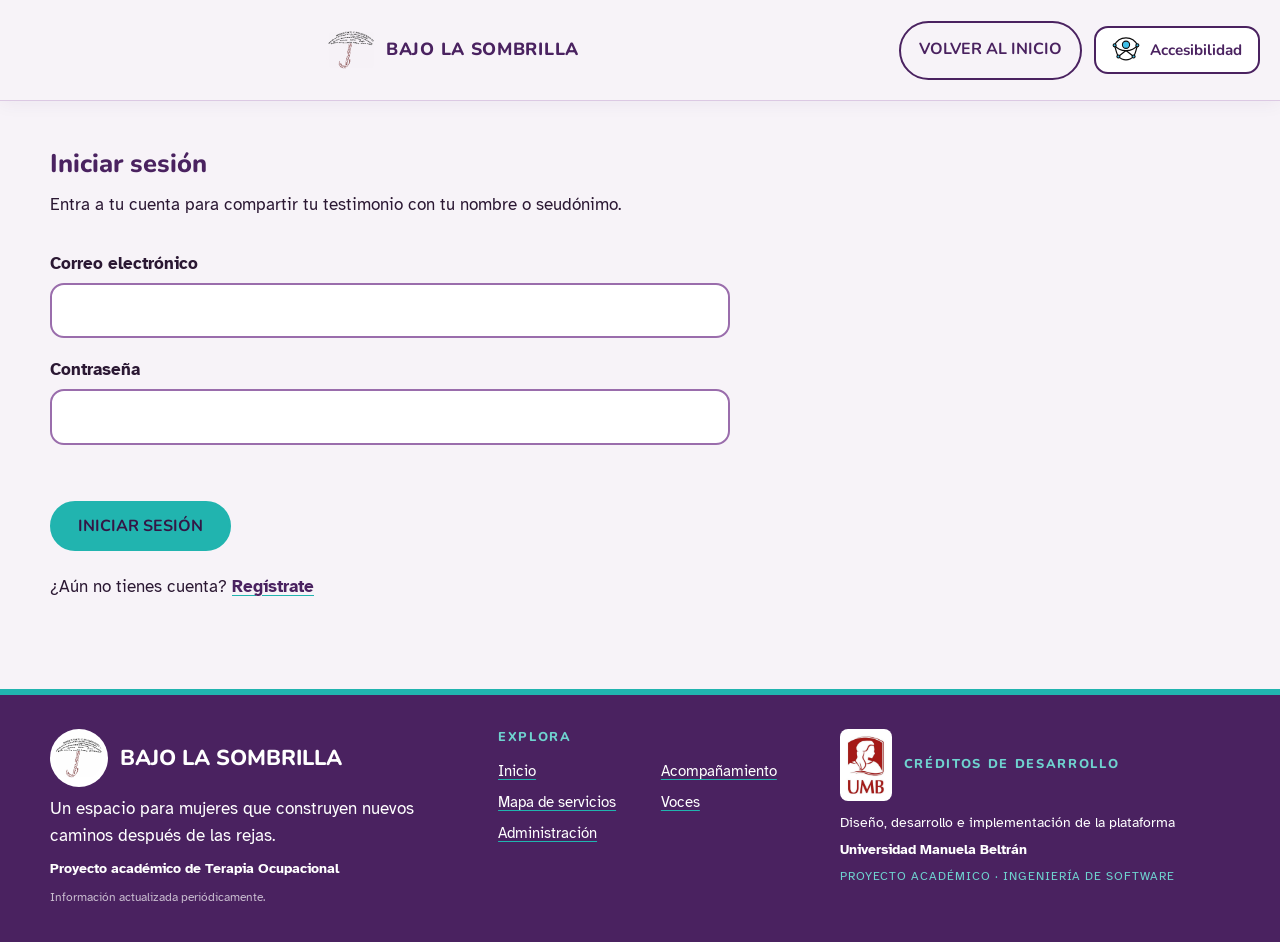
<file: login.html>
<!doctype html>
<html lang="es">
  <head>
    <meta charset="UTF-8" />

    <meta
      name="viewport"
      content="width=device-width, initial-scale=1, viewport-fit=cover"
    />
    <meta name="theme-color" content="#C4A1CC" />

    <title>Iniciar sesión · Bajo la sombrilla</title>

    <!-- Fuentes -->
    <link
      rel="stylesheet"
      href="https://fonts.googleapis.com/css2?family=Atkinson+Hyperlegible:wght@400;700&family=Nunito:wght@700;800&display=swap"
    />

    <!-- Estilos generales -->
    <link rel="stylesheet" href="style.css" />
  </head>

  <body>
    <span id="logo-desc" hidden>Logotipo de una sombrilla que representa la articulación entre el enfoque de Terapias Ocupacionales desde el Sur y el Modelo de Desempeño Ocupacional Realizante. En la cubierta de la sombrilla, dispuestos en forma de arco, se encuentran los principios del enfoque: centrado en la voz de sujetos históricamente marginados, reconocimiento de desigualdades estructurales, compromiso contextual, pensamiento crítico y situado, perspectiva decolonial, justicia, derechos humanos y saberes locales. En el mango o estructura central se representa el Modelo de Desempeño Ocupacional Realizante, con elementos relacionados con el contexto como determinante del desempeño, las experiencias significativas y los procesos ocupacionales. En la parte inferior, el diseño incorpora los propósitos de organización, integración, productividad y realización. La sombrilla simboliza la integración de estas perspectivas como fundamento para comprender el desempeño ocupacional desde una mirada crítica, contextual y centrada en las personas.</span>
    <!-- Acceso rápido al contenido -->
    <a class="skip" href="#main"> Saltar al contenido </a>

    <!-- ENCABEZADO -->
    <header>
      <div class="wrap nav">
        <a
          class="logo"
          href="index.html"
          aria-label="Bajo la sombrilla, inicio" aria-describedby="logo-desc"
        >
          <img
            class="logo-img"
            src="images/logo_3_transparente.png"
            alt="Logotipo de una sombrilla que representa la articulación entre el enfoque de Terapias Ocupacionales desde el Sur y el Modelo de Desempeño Ocupacional Realizante. En la cubierta de la sombrilla, dispuestos en forma de arco, se encuentran los principios del enfoque: centrado en la voz de sujetos históricamente marginados, reconocimiento de desigualdades estructurales, compromiso contextual, pensamiento crítico y situado, perspectiva decolonial, justicia, derechos humanos y saberes locales. En el mango o estructura central se representa el Modelo de Desempeño Ocupacional Realizante, con elementos relacionados con el contexto como determinante del desempeño, las experiencias significativas y los procesos ocupacionales. En la parte inferior, el diseño incorpora los propósitos de organización, integración, productividad y realización. La sombrilla simboliza la integración de estas perspectivas como fundamento para comprender el desempeño ocupacional desde una mirada crítica, contextual y centrada en las personas."
            title="Logotipo de una sombrilla que representa la articulación entre el enfoque de Terapias Ocupacionales desde el Sur y el Modelo de Desempeño Ocupacional Realizante. En la cubierta de la sombrilla, dispuestos en forma de arco, se encuentran los principios del enfoque: centrado en la voz de sujetos históricamente marginados, reconocimiento de desigualdades estructurales, compromiso contextual, pensamiento crítico y situado, perspectiva decolonial, justicia, derechos humanos y saberes locales. En el mango o estructura central se representa el Modelo de Desempeño Ocupacional Realizante, con elementos relacionados con el contexto como determinante del desempeño, las experiencias significativas y los procesos ocupacionales. En la parte inferior, el diseño incorpora los propósitos de organización, integración, productividad y realización. La sombrilla simboliza la integración de estas perspectivas como fundamento para comprender el desempeño ocupacional desde una mirada crítica, contextual y centrada en las personas."
            width="46"
            height="39"
          />

          BAJO LA SOMBRILLA
        </a>

        <a class="btn sm alt" href="index.html"> VOLVER AL INICIO </a>
      </div>
    </header>

    <!-- CONTENIDO PRINCIPAL -->
    <main id="main">
      <section class="auth">
        <div class="wrap">
          <h1>Iniciar sesión</h1>

          <p class="intro">
            Entra a tu cuenta para compartir tu testimonio con tu nombre o
            seudónimo.
          </p>

          <!-- FORMULARIO -->
          <form id="f" novalidate>
            <div>
              <label for="email"> Correo electrónico </label>

              <input
                type="email"
                id="email"
                name="email"
                autocomplete="email"
                aria-describedby="e"
              />
            </div>

            <div>
              <label for="pw"> Contraseña </label>

              <input
                type="password"
                id="pw"
                name="password"
                autocomplete="current-password"
                aria-describedby="e"
              />
            </div>

            <!-- Mensajes de error -->
            <div class="err" id="e" role="alert"></div>

            <div>
              <button class="btn" type="submit">INICIAR SESIÓN</button>
            </div>
          </form>

          <!-- ENLACE DE REGISTRO -->
          <p class="alt-link">
            ¿Aún no tienes cuenta?

            <a id="goReg" href="registro.html"> Regístrate </a>
          </p>
        </div>
      </section>
    </main>

    <!-- PIE DE PÁGINA -->
        <footer>
      <div class="wrap footer-grid">
        <div class="footer-brand">
          <div class="footer-brand-head">
            <img
              class="footer-logo"
              src="images/logo_3_transparente.png"
              alt="Logotipo de una sombrilla que representa la articulación entre el enfoque de Terapias Ocupacionales desde el Sur y el Modelo de Desempeño Ocupacional Realizante. En la cubierta de la sombrilla, dispuestos en forma de arco, se encuentran los principios del enfoque: centrado en la voz de sujetos históricamente marginados, reconocimiento de desigualdades estructurales, compromiso contextual, pensamiento crítico y situado, perspectiva decolonial, justicia, derechos humanos y saberes locales. En el mango o estructura central se representa el Modelo de Desempeño Ocupacional Realizante, con elementos relacionados con el contexto como determinante del desempeño, las experiencias significativas y los procesos ocupacionales. En la parte inferior, el diseño incorpora los propósitos de organización, integración, productividad y realización. La sombrilla simboliza la integración de estas perspectivas como fundamento para comprender el desempeño ocupacional desde una mirada crítica, contextual y centrada en las personas."
              title="Logotipo de una sombrilla que representa la articulación entre el enfoque de Terapias Ocupacionales desde el Sur y el Modelo de Desempeño Ocupacional Realizante. En la cubierta de la sombrilla, dispuestos en forma de arco, se encuentran los principios del enfoque: centrado en la voz de sujetos históricamente marginados, reconocimiento de desigualdades estructurales, compromiso contextual, pensamiento crítico y situado, perspectiva decolonial, justicia, derechos humanos y saberes locales. En el mango o estructura central se representa el Modelo de Desempeño Ocupacional Realizante, con elementos relacionados con el contexto como determinante del desempeño, las experiencias significativas y los procesos ocupacionales. En la parte inferior, el diseño incorpora los propósitos de organización, integración, productividad y realización. La sombrilla simboliza la integración de estas perspectivas como fundamento para comprender el desempeño ocupacional desde una mirada crítica, contextual y centrada en las personas."
              width="46"
              height="39"
            />
            <h2>BAJO LA SOMBRILLA</h2>
          </div>
          <p class="footer-tagline">
            Un espacio para mujeres que construyen nuevos caminos después de las
            rejas.
          </p>
          <p class="footer-project">
            Proyecto académico de Terapia Ocupacional
          </p>
          <p class="footer-note">Información actualizada periódicamente.</p>
        </div>

        <nav class="footer-nav" aria-label="Pie de página">
          <h3>EXPLORA</h3>
          <ul>
            <li><a href="index.html">Inicio</a></li>
            <li><a href="acompanamiento.html">Acompañamiento</a></li>
            <li><a href="mapa.html">Mapa de servicios</a></li>
            <li><a href="index.html#voces">Voces</a></li>
            <li><a href="admin.html">Administración</a></li>
          </ul>
        </nav>

        <div class="footer-credits">
          <div class="credits-head">
            <img
              class="umb-logo"
              src="images/logo_umb.png"
              alt="Universidad Manuela Beltrán"
              width="44"
              height="64"
            />
            <h3>CRÉDITOS DE DESARROLLO</h3>
          </div>
          <p>Diseño, desarrollo e implementación de la plataforma</p>
          <p class="credito-uni">Universidad Manuela Beltrán</p>
          <p class="credito-proyecto">
            PROYECTO ACADÉMICO · INGENIERÍA DE SOFTWARE
          </p>
        </div>
      </div>
    </footer>

    <!-- LÓGICA DE AUTENTICACIÓN -->
    <script src="auth.js"></script>

    <script>
      // Elementos del formulario
      const f = document.getElementById("f");
      const e = document.getElementById("e");

      const em = document.getElementById("email");
      const pw = document.getElementById("pw");
      const goReg = document.getElementById("goReg");

      // Conservar los parámetros de la URL al ir al registro
      goReg.href = "registro.html" + location.search;

      // Validar el formulario y entrar
      f.addEventListener("submit", async function (ev) {
        ev.preventDefault();

        // Limpiar errores anteriores
        [em, pw].forEach(function (campo) {
          campo.removeAttribute("aria-invalid");
        });

        e.textContent = "";

        // Validar correo electrónico
        if (!emailValido(em.value.trim())) {
          return marcarError(em, e, "Escribe un correo electrónico válido.");
        }

        // Validar contraseña
        if (!pw.value) {
          return marcarError(pw, e, "Escribe tu contraseña.");
        }

        const boton = f.querySelector('button[type="submit"]');
        boton.disabled = true;

        try {
          const datos = await api("/api/login", {
            method: "POST",
            body: {
              email: em.value.trim(),
              password: pw.value,
            },
          });

          Sesion.set(datos.usuaria);

          // Cada rol tiene su propio panel
          if (datos.usuaria.rol === "admin") {
            location.href = "admin.html";
          } else if (datos.usuaria.rol === "profesional") {
            location.href = "profesional.html";
          } else {
            // Continuar a la siguiente página
            location.href = siguiente();
          }
        } catch (err) {
          boton.disabled = false;
          e.textContent = err.status ? err.message : SIN_CONEXION;
        }
      });
    </script>

    <script src="accesibilidad.js"></script>
  </body>
</html>
</file>
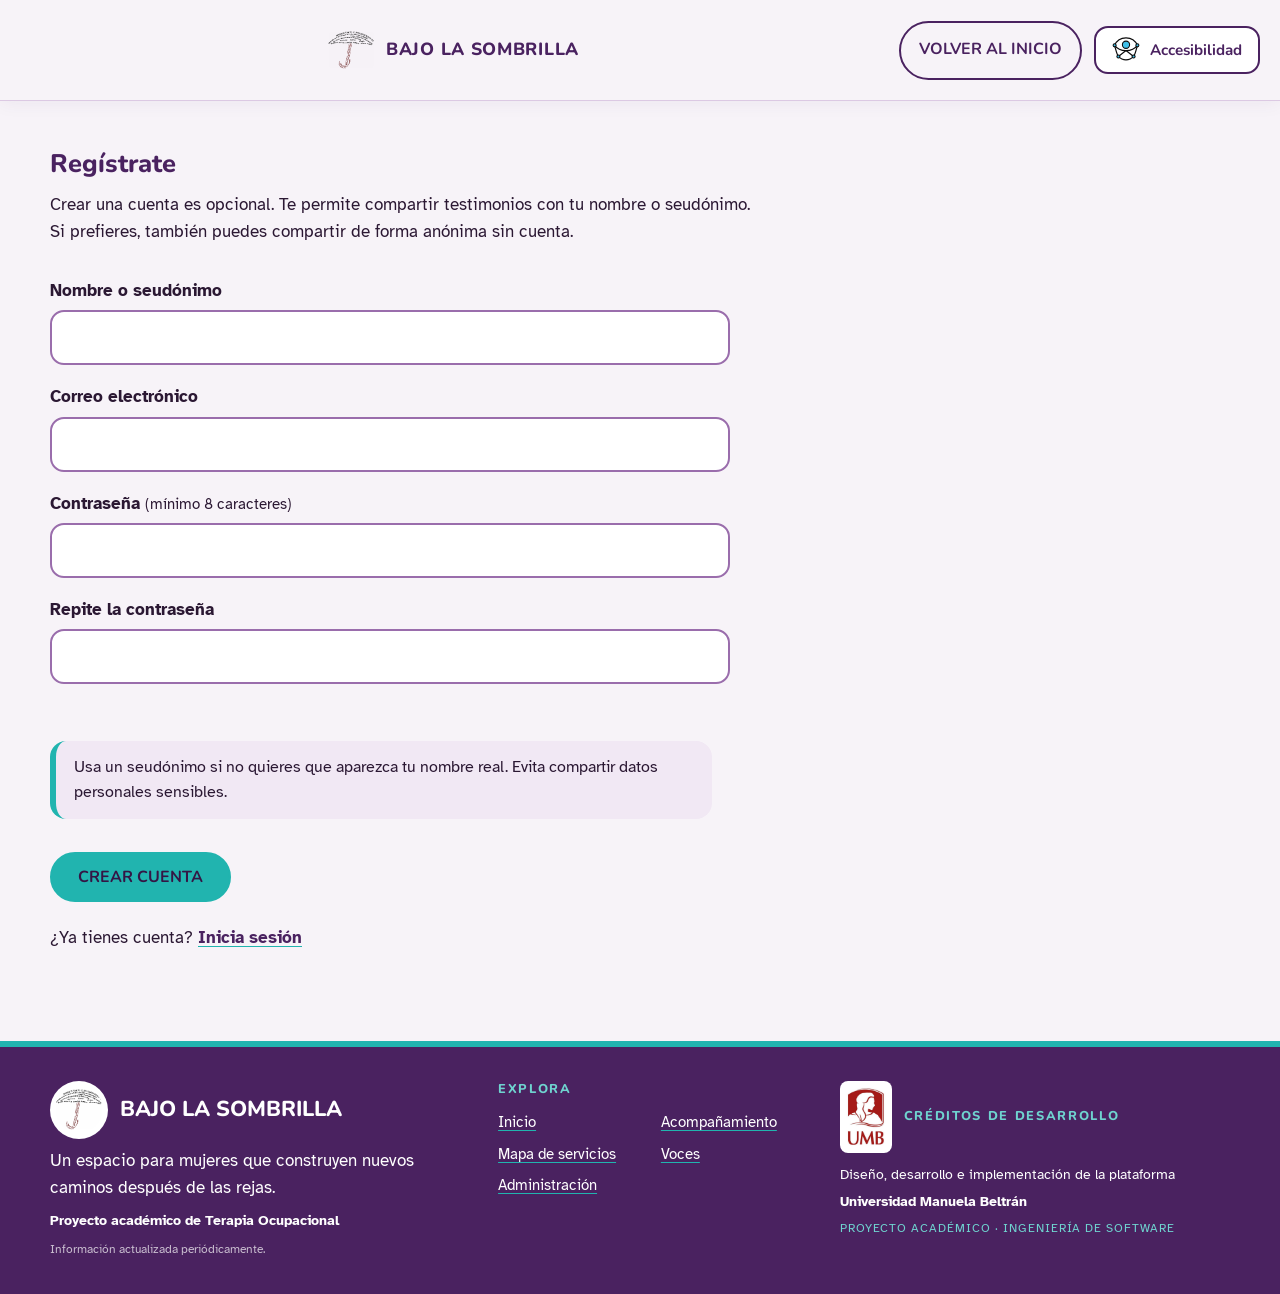
<file: registro.html>
<!doctype html>
<html lang="es">
  <head>
    <meta charset="utf-8" />
    <meta
      name="viewport"
      content="width=device-width, initial-scale=1, viewport-fit=cover"
    />
    <meta name="theme-color" content="#C4A1CC" />

    <title>Regístrate · Bajo la sombrilla</title>

    <!-- Fuentes -->
    <link
      rel="stylesheet"
      href="https://fonts.googleapis.com/css2?family=Atkinson+Hyperlegible:wght@400;700&family=Nunito:wght@700;800&display=swap"
    />

    <!-- Estilos CSS -->
    <link rel="stylesheet" href="style.css" />
  </head>

  <body>
    <span id="logo-desc" hidden>Logotipo de una sombrilla que representa la articulación entre el enfoque de Terapias Ocupacionales desde el Sur y el Modelo de Desempeño Ocupacional Realizante. En la cubierta de la sombrilla, dispuestos en forma de arco, se encuentran los principios del enfoque: centrado en la voz de sujetos históricamente marginados, reconocimiento de desigualdades estructurales, compromiso contextual, pensamiento crítico y situado, perspectiva decolonial, justicia, derechos humanos y saberes locales. En el mango o estructura central se representa el Modelo de Desempeño Ocupacional Realizante, con elementos relacionados con el contexto como determinante del desempeño, las experiencias significativas y los procesos ocupacionales. En la parte inferior, el diseño incorpora los propósitos de organización, integración, productividad y realización. La sombrilla simboliza la integración de estas perspectivas como fundamento para comprender el desempeño ocupacional desde una mirada crítica, contextual y centrada en las personas.</span>
    <!-- Enlace para accesibilidad -->
    <a class="skip" href="#main"> Saltar al contenido </a>

    <!-- Encabezado -->
    <header>
      <div class="wrap nav">
        <a
          class="logo"
          href="index.html"
          aria-label="Bajo la sombrilla, inicio" aria-describedby="logo-desc"
        >
          <img
            class="logo-img"
            src="images/logo_3_transparente.png"
            alt="Logotipo de una sombrilla que representa la articulación entre el enfoque de Terapias Ocupacionales desde el Sur y el Modelo de Desempeño Ocupacional Realizante. En la cubierta de la sombrilla, dispuestos en forma de arco, se encuentran los principios del enfoque: centrado en la voz de sujetos históricamente marginados, reconocimiento de desigualdades estructurales, compromiso contextual, pensamiento crítico y situado, perspectiva decolonial, justicia, derechos humanos y saberes locales. En el mango o estructura central se representa el Modelo de Desempeño Ocupacional Realizante, con elementos relacionados con el contexto como determinante del desempeño, las experiencias significativas y los procesos ocupacionales. En la parte inferior, el diseño incorpora los propósitos de organización, integración, productividad y realización. La sombrilla simboliza la integración de estas perspectivas como fundamento para comprender el desempeño ocupacional desde una mirada crítica, contextual y centrada en las personas."
            title="Logotipo de una sombrilla que representa la articulación entre el enfoque de Terapias Ocupacionales desde el Sur y el Modelo de Desempeño Ocupacional Realizante. En la cubierta de la sombrilla, dispuestos en forma de arco, se encuentran los principios del enfoque: centrado en la voz de sujetos históricamente marginados, reconocimiento de desigualdades estructurales, compromiso contextual, pensamiento crítico y situado, perspectiva decolonial, justicia, derechos humanos y saberes locales. En el mango o estructura central se representa el Modelo de Desempeño Ocupacional Realizante, con elementos relacionados con el contexto como determinante del desempeño, las experiencias significativas y los procesos ocupacionales. En la parte inferior, el diseño incorpora los propósitos de organización, integración, productividad y realización. La sombrilla simboliza la integración de estas perspectivas como fundamento para comprender el desempeño ocupacional desde una mirada crítica, contextual y centrada en las personas."
            width="46"
            height="39"
          />
          BAJO LA SOMBRILLA
        </a>

        <a class="btn sm alt" href="index.html"> VOLVER AL INICIO </a>
      </div>
    </header>

    <!-- Contenido principal -->
    <main id="main">
      <section class="auth">
        <div class="wrap">
          <h1>Regístrate</h1>

          <p class="intro">
            Crear una cuenta es opcional. Te permite compartir testimonios con
            tu nombre o seudónimo. Si prefieres, también puedes compartir de
            forma anónima sin cuenta.
          </p>

          <!-- Formulario de registro -->
          <form id="f" novalidate>
            <div>
              <label for="nom"> Nombre o seudónimo </label>

              <input
                type="text"
                id="nom"
                autocomplete="nickname"
                aria-describedby="e"
              />
            </div>

            <div>
              <label for="email"> Correo electrónico </label>

              <input
                type="email"
                id="email"
                autocomplete="email"
                aria-describedby="e"
              />
            </div>

            <div>
              <label for="pw">
                Contraseña
                <span class="hint"> (mínimo 8 caracteres) </span>
              </label>

              <input
                type="password"
                id="pw"
                autocomplete="new-password"
                aria-describedby="e"
              />
            </div>

            <div>
              <label for="pw2"> Repite la contraseña </label>

              <input
                type="password"
                id="pw2"
                autocomplete="new-password"
                aria-describedby="e"
              />
            </div>

            <!-- Mensajes de error -->
            <div class="err" id="e" role="alert"></div>

            <p class="notice">
              Usa un seudónimo si no quieres que aparezca tu nombre real. Evita
              compartir datos personales sensibles.
            </p>

            <div>
              <button class="btn" type="submit">CREAR CUENTA</button>
            </div>
          </form>

          <!-- Acceso para usuarios registrados -->
          <p class="alt-link">
            ¿Ya tienes cuenta?
            <a id="goLog" href="login.html"> Inicia sesión </a>
          </p>
        </div>
      </section>
    </main>

    <!-- Pie de página -->
        <footer>
      <div class="wrap footer-grid">
        <div class="footer-brand">
          <div class="footer-brand-head">
            <img
              class="footer-logo"
              src="images/logo_3_transparente.png"
              alt="Logotipo de una sombrilla que representa la articulación entre el enfoque de Terapias Ocupacionales desde el Sur y el Modelo de Desempeño Ocupacional Realizante. En la cubierta de la sombrilla, dispuestos en forma de arco, se encuentran los principios del enfoque: centrado en la voz de sujetos históricamente marginados, reconocimiento de desigualdades estructurales, compromiso contextual, pensamiento crítico y situado, perspectiva decolonial, justicia, derechos humanos y saberes locales. En el mango o estructura central se representa el Modelo de Desempeño Ocupacional Realizante, con elementos relacionados con el contexto como determinante del desempeño, las experiencias significativas y los procesos ocupacionales. En la parte inferior, el diseño incorpora los propósitos de organización, integración, productividad y realización. La sombrilla simboliza la integración de estas perspectivas como fundamento para comprender el desempeño ocupacional desde una mirada crítica, contextual y centrada en las personas."
              title="Logotipo de una sombrilla que representa la articulación entre el enfoque de Terapias Ocupacionales desde el Sur y el Modelo de Desempeño Ocupacional Realizante. En la cubierta de la sombrilla, dispuestos en forma de arco, se encuentran los principios del enfoque: centrado en la voz de sujetos históricamente marginados, reconocimiento de desigualdades estructurales, compromiso contextual, pensamiento crítico y situado, perspectiva decolonial, justicia, derechos humanos y saberes locales. En el mango o estructura central se representa el Modelo de Desempeño Ocupacional Realizante, con elementos relacionados con el contexto como determinante del desempeño, las experiencias significativas y los procesos ocupacionales. En la parte inferior, el diseño incorpora los propósitos de organización, integración, productividad y realización. La sombrilla simboliza la integración de estas perspectivas como fundamento para comprender el desempeño ocupacional desde una mirada crítica, contextual y centrada en las personas."
              width="46"
              height="39"
            />
            <h2>BAJO LA SOMBRILLA</h2>
          </div>
          <p class="footer-tagline">
            Un espacio para mujeres que construyen nuevos caminos después de las
            rejas.
          </p>
          <p class="footer-project">
            Proyecto académico de Terapia Ocupacional
          </p>
          <p class="footer-note">Información actualizada periódicamente.</p>
        </div>

        <nav class="footer-nav" aria-label="Pie de página">
          <h3>EXPLORA</h3>
          <ul>
            <li><a href="index.html">Inicio</a></li>
            <li><a href="acompanamiento.html">Acompañamiento</a></li>
            <li><a href="mapa.html">Mapa de servicios</a></li>
            <li><a href="index.html#voces">Voces</a></li>
            <li><a href="admin.html">Administración</a></li>
          </ul>
        </nav>

        <div class="footer-credits">
          <div class="credits-head">
            <img
              class="umb-logo"
              src="images/logo_umb.png"
              alt="Universidad Manuela Beltrán"
              width="44"
              height="64"
            />
            <h3>CRÉDITOS DE DESARROLLO</h3>
          </div>
          <p>Diseño, desarrollo e implementación de la plataforma</p>
          <p class="credito-uni">Universidad Manuela Beltrán</p>
          <p class="credito-proyecto">
            PROYECTO ACADÉMICO · INGENIERÍA DE SOFTWARE
          </p>
        </div>
      </div>
    </footer>

    <!-- Archivo de autenticación -->
    <script src="auth.js"></script>

    <!-- Validación del formulario -->
    <script>
      const f = document.getElementById("f");
      const e = document.getElementById("e");

      const nom = document.getElementById("nom");
      const em = document.getElementById("email");
      const pw = document.getElementById("pw");
      const pw2 = document.getElementById("pw2");

      // Conserva los parámetros de la URL al iniciar sesión.
      document.getElementById("goLog").href = "login.html" + location.search;

      f.onsubmit = async (ev) => {
        ev.preventDefault();

        // Limpiar errores anteriores.
        [nom, em, pw, pw2].forEach((campo) => {
          campo.removeAttribute("aria-invalid");
        });

        e.textContent = "";

        // Validar nombre o seudónimo.
        if (!nom.value.trim()) {
          return marcarError(nom, e, "Escribe un nombre o seudónimo.");
        }

        // Validar correo electrónico.
        if (!emailValido(em.value.trim())) {
          return marcarError(em, e, "Escribe un correo electrónico válido.");
        }

        // Validar longitud de la contraseña.
        if (pw.value.length < 8) {
          return marcarError(
            pw,
            e,
            "La contraseña debe tener al menos 8 caracteres.",
          );
        }

        // Confirmar que las contraseñas coincidan.
        if (pw.value !== pw2.value) {
          return marcarError(pw2, e, "Las contraseñas no coinciden.");
        }

        const boton = f.querySelector('button[type="submit"]');
        boton.disabled = true;

        try {
          // Crear la cuenta en el servidor.
          const datos = await api("/api/registro", {
            method: "POST",
            body: {
              nombre: nom.value.trim(),
              email: em.value.trim(),
              password: pw.value,
            },
          });

          Sesion.set(datos.usuaria);

          location.href = siguiente();
        } catch (err) {
          boton.disabled = false;
          e.textContent = err.status ? err.message : SIN_CONEXION;
        }
      };
    </script>

    <script src="accesibilidad.js"></script>
  </body>
</html>
</file>
<file: style.css>
/* ==========================================================================
   1. VARIABLES Y CONFIGURACIÓN GLOBAL
   ========================================================================== */

:root {
  /* Paleta morada · color principal */
  --morado-50: #f7f3f8;
  --morado-100: #f1e8f4;
  --morado-200: #e6d6ec;
  --morado-300: #c4a1cc;
  --morado-400: #b087be;
  --morado-500: #9a6dac;
  --morado-600: #7d4f90;
  --morado-700: #643a75;
  --morado-800: #4a2260;
  --morado-900: #341645;

  /* Paleta turquesa · botones, acentos y animaciones */
  --turquesa-50: #e6f7f6;
  --turquesa-100: #ccf0ee;
  --turquesa-300: #6fd3cf;
  --turquesa-500: #21b4af;
  --turquesa-600: #1a9691;
  --turquesa-700: #0e7a76;
  --turquesa-800: #0a5e5b;

  /* Alias de la interfaz */
  --bg: var(--morado-50);
  --card: #ffffff;
  --sand: var(--morado-100);
  --sage: var(--morado-300);
  --saged: var(--morado-700);
  --terra: var(--turquesa-500);
  --petrol: var(--morado-800);
  --sun: var(--turquesa-500);
  --ink: #2b1833;
  --line: #dcc9e3;
  --focus: var(--turquesa-700);
  --soft: var(--morado-100);
  --field: var(--morado-500);
  --chip-pendiente: var(--morado-300);
  --chip-pendiente-ink: var(--morado-900);
  --r: 22px;

  box-sizing: border-box;
  padding-top: env(safe-area-inset-top, 0px);
  padding-bottom: env(safe-area-inset-bottom, 0px);
}
:root:not([data-theme="light"]) {
  /* Modificadores de tema (reservado para modo personalizado) */
}

/* Modo de Alto Contraste */
html[data-contrast="1"] {
  --bg: #000;
  --card: #000;
  --sand: #111;
  --sage: #111;
  --saged: #ffe45c;
  --terra: #5ff5f0;
  --petrol: #8fe3ff;
  --ink: #fff;
  --line: #fff;
  --focus: #ffe45c;
  --soft: #111;
  --field: #fff;
  --chip-pendiente: #ffe45c;
  --chip-pendiente-ink: #000;
}

html {
  font-size: 100%;
  scroll-behavior: smooth;
  scroll-padding-top: calc(90px + env(safe-area-inset-top, 0px));
  height: auto;
}

body {
  margin: 0;
  background: var(--bg);
  color: var(--ink);
  font-family: "Atkinson Hyperlegible", Verdana, sans-serif;
  line-height: 1.6;
  font-size: 1.06rem;
}

/* ==========================================================================
   2. TIPOGRAFÍA Y ACCESIBILIDAD
   ========================================================================== */

h1,
h2,
h3 {
  font-family: Nunito, "Trebuchet MS", sans-serif;
  font-weight: 800;
  line-height: 1.15;
  margin: 0 0 0.5em;
  color: var(--petrol);
}

h2 {
  font-size: clamp(1.8rem, 4vw, 2.6rem);
}

h3 {
  font-size: 1.25rem;
}

p {
  margin: 0 0 1em;
  max-width: 62ch;
}

a {
  color: var(--petrol);
  text-underline-offset: 3px;
  text-decoration-color: var(--turquesa-500);
}

html[data-contrast="1"] a {
  text-decoration-color: currentColor;
}

::selection {
  background: var(--morado-300);
  color: var(--morado-900);
}

:focus-visible {
  outline: 4px solid var(--focus);
  outline-offset: 3px;
  box-shadow: 0 0 0 7px var(--ink);
}

.skip {
  position: absolute;
  left: -999px;
  top: 8px;
  background: var(--sun);
  color: #000;
  padding: 10px 16px;
  z-index: 100;
  border-radius: 10px;
}

.skip:focus {
  left: 8px;
}

/* Reducción de movimiento */
html[data-motion="0"] *,
html[data-motion="0"] *::before,
html[data-motion="0"] *::after {
  animation: none !important;
  transition: none !important;
}

@media (prefers-reduced-motion: reduce) {
  *,
  *::before,
  *::after {
    animation: none !important;
    transition: none !important;
    scroll-behavior: auto !important;
  }
}

/* Panel de Accesibilidad (#a11y) */
#a11y {
  position: static;
  right: 20px;
  top: calc(76px + env(safe-area-inset-top, 0px));
  background: var(--card);
  border: 2px solid var(--petrol);
  border-radius: var(--r);
  padding: 18px;
  width: min(320px, calc(100% - 40px));
  display: none;
  box-shadow: 0 12px 30px #0003;
}

@media (min-width: 900px) {
  #a11y {
    position: absolute;
  }
}

#a11y.open {
  display: block;
  margin: 0 auto;
}

#a11y .btn {
  width: 100%;
  margin-top: 8px;
  background: var(--card);
  color: var(--petrol);
  border-color: var(--petrol);
}

/* ==========================================================================
   3. MAQUETACIÓN Y COMPONENTES REUTILIZABLES
   ========================================================================== */

.wrap {
  max-width: 1180px;
  margin: 0 auto;
  padding: 0 20px;
}

section {
  padding: 72px 0;
}

.row {
  display: flex;
  gap: 12px;
  flex-wrap: wrap;
  margin-top: 8px;
}

.alt-bg {
  background: var(--sand);
}

.intro {
  max-width: 64ch;
  margin-bottom: 32px;
}

/* Botones */
.btn {
  display: inline-flex;
  align-items: center;
  justify-content: center;
  gap: 12px;
  min-height: 33px;
  padding: 12px 26px;
  border-radius: 999px;
  border: 2px solid var(--turquesa-500);
  background: var(--turquesa-500);
  color: var(--morado-900);
  font:
    700 1rem Nunito,
    sans-serif;
  text-decoration: none;
  cursor: pointer;
  transition:
    transform 0.15s,
    background 0.2s,
    box-shadow 0.2s,
    color 0.2s;
}

html[data-contrast="1"] .btn {
  color: #000;
  background: var(--terra);
}

.btn:hover {
  transform: translateY(-2px);
  box-shadow: 0 10px 24px #21b4af4d;
}

.btn:active {
  transform: scale(0.97);
}

.btn.alt {
  background: transparent;
  color: var(--petrol);
  border-color: var(--petrol);
}

.btn.alt:hover {
  background: var(--soft);
  box-shadow: 0 8px 20px #4a22601f;
}

.btn.sm {
  min-height: 23px;
  padding: 16px 18px;
}

.icon-btn {
  display: inline-flex;
  align-items: center;
  justify-content: center;
  gap: 10px;
  min-height: 48px;
  min-width: 123px;
  border-radius: 14px;
  border: 2px solid var(--petrol);
  background: var(--card);
  color: var(--petrol);
  font:
    700 0.95rem Nunito,
    sans-serif;
  cursor: pointer;
  padding: 0 16px;
  transition:
    background 0.2s,
    border-color 0.2s,
    transform 0.15s;
}

.a11y-icon {
  display: block;
  flex: 0 0 auto;
  width: 28px;
  height: 28px;
  color: #0b0b0b;
}

html[data-contrast="1"] .a11y-icon {
  color: #fff;
}

.icon-btn:hover {
  background: var(--soft);
  border-color: var(--turquesa-600);
  transform: translateY(-1px);
}

/* Tarjetas (Cards) y Contenedores */
.grid {
  display: grid;
  gap: 20px;
  grid-template-columns: repeat(auto-fit, minmax(270px, 1fr));
}

.card {
  background: var(--card);
  border: 2px solid var(--line);
  border-radius: var(--r);
  padding: 26px;
  transition:
    transform 0.2s,
    border-color 0.2s,
    box-shadow 0.2s;
  display: flex;
  flex-direction: column;
}

.card:hover {
  transform: translateY(-4px);
  border-color: var(--turquesa-500);
  box-shadow: 0 14px 30px #4a22601f;
}

.card p {
  margin-bottom: 0.8em;
}

.card .push {
  margin-top: auto;
}

.card-photo {
  display: block;
  width: 100%;
  height: auto;
  aspect-ratio: 4 / 3;
  object-fit: cover;
  margin-top: 10px;
  border-radius: 18px;
  background: var(--soft);
  box-shadow: 0 10px 24px #4a226017;
}

.big {
  border-radius: 36px 14px 36px 14px;
}

/* Elementos Visuales Auxiliares */
.ico {
  width: 56px;
  height: 56px;
  border-radius: 50%;
  background: var(--sage);
  box-shadow: inset 0 0 0 2px #ffffff80;
  display: grid;
  place-items: center;
  margin-bottom: 14px;
  font-size: 1.6rem;
}

.line-logo {
  display: block;
  width: 150px;
  height: 150px;
  margin: 0 auto 14px;
}

.note-card {
  background: var(--soft);
}

.note-art {
  display: block;
  width: min(100%, 200px);
  height: auto;
  margin: 0 auto 14px;
}

.note-copy {
  min-width: 0;
}

@media (min-width: 600px) {
  .note-card {
    display: grid;
    grid-template-columns: 180px minmax(0, 1fr);
    gap: 20px;
    align-items: center;
  }

  .note-card .note-art {
    width: 100%;
    max-width: 180px;
    margin: 0;
  }

  .note-card h3 {
    margin-top: 0;
  }

  .note-card p {
    margin-bottom: 0;
    max-width: 62ch;
  }
}

@media (min-width: 600px) and (max-width: 889px) {
  .note-card {
    grid-column: span 2;
  }
}

@media (min-width: 890px) and (max-width: 1179px) {
  .note-card {
    grid-column: span 3;
  }
}

@media (min-width: 1180px) {
  .note-card {
    grid-column: span 2;
  }
}

.tel.whatsapp {
  color: var(--turquesa-700);
}

.mono {
  width: 56px;
  height: 56px;
  border-radius: 16px;
  background: var(--petrol);
  color: #fff;
  display: grid;
  place-items: center;
  font:
    800 1.2rem Nunito,
    sans-serif;
  margin-bottom: 12px;
}

html[data-contrast="1"] .mono {
  color: #000;
}

.tel {
  display: inline-block;
  font:
    800 1.2rem Nunito,
    sans-serif;
  color: var(--terra);
  text-decoration: none;
  padding: 8px 0;
  min-height: 44px;
}

.tel:hover {
  text-decoration: underline;
}

/* Chips */
.chips {
  display: flex;
  flex-wrap: wrap;
  gap: 10px;
}

.chip {
  min-height: 48px;
  padding: 10px 18px;
  border-radius: 999px;
  border: 2px solid var(--saged);
  background: var(--card);
  color: var(--ink);
  font:
    700 0.98rem "Atkinson Hyperlegible",
    sans-serif;
  cursor: pointer;
  transition:
    background 0.2s,
    border-color 0.2s;
}

.chip:not([aria-pressed="true"]):hover {
  background: var(--soft);
  border-color: var(--turquesa-600);
}

.chip[aria-pressed="true"] {
  background: var(--saged);
  border-color: var(--saged);
  color: #fff;
}

html[data-contrast="1"] .chip[aria-pressed="true"] {
  color: #000;
}

/* ==========================================================================
   4. ENCABEZADO Y NAVEGACIÓN
   ========================================================================== */

:target {
  scroll-margin-top: 108px;
}

@media (max-width: 899px) {
  :target {
    scroll-margin-top: 190px;
  }
}

header {
  position: sticky;
  top: 0;
  z-index: 50;
  background: color-mix(in srgb, var(--bg) 94%, transparent);
  backdrop-filter: blur(8px);
  border-bottom: 1px solid var(--line);
  box-shadow: 0 2px 18px #4a22600f;
  padding-top: env(safe-area-inset-top, 0px);
}

/* La barra de navegación necesita algo más de ancho que el contenido */
header .wrap {
  max-width: 1540px;
}

.nav {
  display: flex;
  flex-direction: column;
  align-items: center;
  gap: 14px;
  min-height: 72px;
}

@media (min-width: 900px) {
  .nav {
    flex-direction: row;
    align-items: center;
    gap: 12px;
  }
}

.logo {
  font:
    800 1.1rem Nunito,
    sans-serif;
  letter-spacing: 0.04em;
  color: var(--petrol);
  text-decoration: none;
  display: flex;
  align-items: center;
  gap: 12px;
  margin: 0 auto;
  white-space: nowrap;
}

.logo-img {
  display: block;
  width: 70px;
  height: auto;
}

.menu {
  display: none;
  gap: 28px;
  align-items: center;
}

.menu a {
  position: relative;
  padding: 27px 12px;
  border-radius: 37px;
  text-decoration: none;
  color: var(--ink);
  font-weight: 600;
  font-size: 1rem;
  transition:
    background 0.2s,
    color 0.2s;
}

.menu a::after {
  content: "";
  position: absolute;
  left: 12px;
  right: 12px;
  bottom: 8px;
  height: 3px;
  border-radius: 999px;
  background: var(--turquesa-500);
  transform: scaleX(0);
  transform-origin: center;
  transition: transform 0.2s ease;
}

.menu a:hover,
.menu a:focus-visible {
  background: var(--soft);
  color: var(--petrol);
}

.menu a:hover::after,
.menu a:focus-visible::after {
  transform: scaleX(1);
}

/* Menú Móvil (#mm) */
#mm {
  display: none;
  flex-direction: column;
  padding: 8px 20px 20px;
  border-top: 1px solid var(--line);
}

#mm.open {
  display: flex;
}

#mm a {
  padding: 16px 8px;
  font-size: 1.2rem;
  font-weight: 700;
  text-decoration: none;
  border-bottom: 1px solid var(--line);
  color: var(--ink);
  border-radius: 10px;
}

#mm a:hover,
#mm a:focus-visible {
  background: var(--soft);
  color: var(--petrol);
}

.hide-m {
  display: none;
}

/* ==========================================================================
   5. SECCIÓN HERO (PORTADA)
   ========================================================================== */

.hero {
  position: relative;
  overflow: hidden;
  padding: 64px 0 96px;
  background:
    linear-gradient(
      90deg,
      rgba(247, 243, 248, 0.97) 0%,
      rgba(247, 243, 248, 0.93) 40%,
      rgba(247, 243, 248, 0.62) 70%,
      rgba(247, 243, 248, 0.16) 100%
    ),
    url("images/hero-mujeres.jpeg") center 32% / cover no-repeat;
}

.hero::after {
  content: "";
  position: absolute;
  right: -140px;
  bottom: -190px;
  width: 480px;
  height: 480px;
  border-radius: 50%;
  background: radial-gradient(circle, #21b4af3d, transparent 68%);
  pointer-events: none;
  animation: glow 9s ease-in-out infinite;
}

.hero > .wrap {
  position: relative;
  z-index: 1;
}

.hero .wrap {
  display: block;
}

.hero-copy {
  max-width: 820px;
}

.hero h1 {
  font-size: clamp(2.6rem, 5.5vw, 4rem);
  letter-spacing: 0.01em;
}

.sub {
  font:
    800 clamp(1.25rem, 2.6vw, 1.6rem)/1.3 Nunito,
    sans-serif;
  color: var(--saged);
  max-width: 26ch;
}

.que-es-intro {
  display: grid;
  grid-template-columns: minmax(0, 1fr) minmax(280px, 420px);
  grid-template-areas:
    "title logo"
    "text logo";
  grid-template-rows: auto 1fr;
  gap: 0 40px;
  align-items: center;
  margin-bottom: 36px;
}

.que-es-title {
  grid-area: title;
  margin-bottom: 18px;
}

.que-es-text {
  grid-area: text;
}

.que-es-text p:last-child {
  margin-bottom: 0;
}

.que-es-logo {
  grid-area: logo;
  width: 100%;
  max-width: 420px;
  height: auto;
  justify-self: end;
  align-self: center;
  filter: drop-shadow(0 14px 24px #4a22601f);
}

@media (max-width: 1100px) {
  .que-es-intro {
    grid-template-columns: minmax(0, 1fr) 320px;
    gap: 0 28px;
  }

  .que-es-logo {
    max-width: 320px;
  }
}

@media (max-width: 760px) {
  .que-es-intro {
    grid-template-columns: 1fr;
    grid-template-areas:
      "title"
      "logo"
      "text";
    gap: 0;
    margin-bottom: 30px;
  }

  .que-es-title {
    margin-bottom: 0;
  }

  .que-es-logo {
    width: min(76vw, 320px);
    max-width: 320px;
    justify-self: center;
    margin: 6px auto 22px;
  }
}

@media (max-width: 700px) {
  .hero {
    padding: 48px 0 72px;
    background:
      linear-gradient(
        180deg,
        rgba(247, 243, 248, 0.97) 0%,
        rgba(247, 243, 248, 0.9) 45%,
        rgba(247, 243, 248, 0.55) 100%
      ),
      url("images/hero-mujeres.jpeg") 52% 18% / cover no-repeat;
  }

  .hero-copy {
    max-width: 100%;
  }

  .hero .row {
    flex-direction: column;
    align-items: stretch;
  }

  .hero .row .btn {
    width: 100%;
  }
}

/* Adaptación de imágenes en Modo Alto Contraste */
html[data-contrast="1"] .hero {
  background: #000;
}

html[data-contrast="1"] .que-es-logo,
html[data-contrast="1"] .logo-img {
  background: #fff;
  border-radius: 12px;
  padding: 6px;
}

/* Animaciones */
@keyframes in {
  from {
    opacity: 0;
    transform: translateY(18px);
  }
}

@keyframes glow {
  50% {
    transform: translateY(-22px) scale(1.08);
    opacity: 0.75;
  }
}

.umb {
  transform-origin: 200px 150px;
  animation: sway 6s ease-in-out infinite;
}

@keyframes sway {
  50% {
    transform: rotate(-2.5deg);
  }
}

/* ==========================================================================
   6. SECCIÓN OCUPACIONES Y CORE
   ========================================================================== */

.occ {
  display: grid;
  gap: 24px;
}

.core {
  background: linear-gradient(155deg, var(--morado-800), var(--morado-900));
  color: #fff;
  border-radius: 50% 46% 52% 48%/48% 52% 46% 50%;
  padding: 44px 34px;
  text-align: center;
  min-height: 300px;
  display: flex;
  flex-direction: column;
  justify-content: center;
  align-items: center;
  box-shadow: 0 18px 40px #4a226033;
}

html[data-contrast="1"] .core {
  background: #000;
  border: 3px solid #fff;
}

.core h3 {
  color: var(--sun);
  font-size: 1.7rem;
  letter-spacing: 0.06em;
}

.core p {
  margin: 0 auto;
  color: #fff;
  font-size: 1.1rem;
}

.quote {
  margin-top: 40px;
  padding: 28px 32px;
  border-left: 8px solid var(--sun);
  background: var(--card);
  border-radius: 0 var(--r) var(--r) 0;
  font:
    800 clamp(1.2rem, 2.5vw, 1.6rem)/1.35 Nunito,
    sans-serif;
  color: var(--petrol);
}

/* ==========================================================================
   7. SECCIÓN RUTA Y CAMINO
   ========================================================================== */

/* Ruta estilo Línea de Tiempo */
.ruta {
  display: grid;
  gap: 22px;
  position: relative;
  list-style: none;
  padding: 0;
  margin: 0;
}

.ruta::before {
  content: "";
  position: absolute;
  left: 27px;
  top: 20px;
  bottom: 20px;
  border-left: 4px dashed var(--saged);
}

.st {
  position: relative;
  padding-left: 76px;
}

.num {
  position: absolute;
  left: 0;
  top: 0;
  width: 56px;
  height: 56px;
  border-radius: 50%;
  background: var(--sun);
  color: #000;
  display: grid;
  place-items: center;
  font:
    800 1.3rem Nunito,
    sans-serif;
  border: 3px solid var(--saged);
  box-shadow: 0 6px 16px #21b4af40;
}

.st .card ul {
  margin: 0.4em 0 1em;
  padding-left: 1.1em;
}

.st .card ul[hidden] {
  display: none;
}

/* Sección Camino */
.camino {
  position: relative;
  padding: 20px 0;
  display: grid;
  gap: 26px;
  max-width: 820px;
  margin: 0 auto;
}

.camino svg {
  position: absolute;
  inset: 0;
  width: 100%;
  height: 100%;
  z-index: 0;
}

.q {
  position: relative;
  z-index: 1;
  width: min(100%, 430px);
  text-align: left;
  padding: 20px 24px;
  border-radius: 30px;
  border: 3px solid var(--saged);
  background: var(--card);
  cursor: pointer;
  font:
    800 1.2rem/1.3 Nunito,
    sans-serif;
  color: var(--petrol);
  transition:
    transform 0.2s,
    background 0.2s;
}

.q:nth-child(odd) {
  justify-self: start;
}

.q:nth-child(even) {
  justify-self: end;
}

.q:hover {
  transform: scale(1.03);
}

.q[aria-expanded="true"] {
  background: var(--sun);
  color: #000;
  border-color: var(--ink);
}

html[data-contrast="1"] .q[aria-expanded="true"] {
  background: #000;
  color: #fff;
}

.q small {
  display: block;
  font:
    400 1rem "Atkinson Hyperlegible",
    sans-serif;
  margin-top: 8px;
}

.q small[hidden] {
  display: none;
}

/* ==========================================================================
   8. FORMULARIOS E INPUTS
   ========================================================================== */

form {
  display: grid;
  gap: 18px;
  max-width: 680px;
}

label,
legend {
  font-weight: 700;
  display: block;
  margin-bottom: 6px;
}

.hint {
  font-weight: 400;
  font-size: 0.95rem;
}

input[type="text"],
input[type="email"],
input[type="password"],
input[type="url"],
textarea,
select {
  width: 100%;
  box-sizing: border-box;
  min-height: 52px;
  padding: 12px 14px;
  border-radius: 14px;
  border: 2px solid var(--field);
  background: #fff;
  color: var(--ink);
  font: inherit;
  transition:
    border-color 0.2s,
    box-shadow 0.2s;
}

input[type="text"]:focus-visible,
input[type="email"]:focus-visible,
input[type="password"]:focus-visible,
input[type="url"]:focus-visible,
textarea:focus-visible,
select:focus-visible {
  border-color: var(--turquesa-700);
}

textarea {
  min-height: 140px;
}

fieldset {
  border: 2px solid var(--line);
  border-radius: var(--r);
  padding: 14px 18px;
}

.opts {
  display: grid;
  grid-template-columns: repeat(auto-fit, minmax(160px, 1fr));
  gap: 4px 14px;
}

.opts label {
  display: flex;
  gap: 10px;
  align-items: center;
  font-weight: 400;
  min-height: 44px;
  margin: 0;
}

.opts input {
  width: 22px;
  height: 22px;
  accent-color: var(--terra);
}

.err {
  color: var(--terra);
  font-weight: 700;
  min-height: 1.2em;
}

html[data-contrast="1"] .err {
  color: #ffb199;
}

.notice {
  background: var(--sand);
  border-left: 6px solid var(--turquesa-500);
  border-radius: 16px;
  padding: 14px 18px;
  font-size: 0.98rem;
}

#ok {
  padding: 20px;
  border: 3px solid var(--turquesa-500);
  border-radius: var(--r);
  background: var(--card);
  display: none;
}

.soon {
  border-style: dashed;
  text-align: center;
  align-items: center;
  min-height: 220px;
  justify-content: center;
  background: transparent;
}

/* ==========================================================================
   9. PIE DE PÁGINA (FOOTER) Y BARRAS FIJAS
   ========================================================================== */

footer {
  background: var(--petrol);
  border-top: 6px solid var(--turquesa-500);
  color: #fff;
  padding: 34px 0 calc(96px + env(safe-area-inset-bottom, 0px));
}

html[data-contrast="1"] footer {
  background: #000;
  border-top: 3px solid #fff;
}

footer a {
  color: #fff;
}

footer h2 {
  color: #fff;
  font-size: 1.35rem;
  margin: 0;
}

.footer-grid {
  display: grid;
  grid-template-columns: minmax(0, 1.15fr) minmax(0, 0.85fr) minmax(0, 1.1fr);
  gap: 26px 40px;
  align-items: start;
}

.footer-brand-head {
  display: flex;
  align-items: center;
  gap: 12px;
}

.footer-logo {
  width: 48px;
  height: 48px;
  flex: 0 0 auto;
  object-fit: contain;
  background: #fff;
  border-radius: 50%;
  padding: 5px;
}

.footer-brand p {
  margin: 8px 0 0;
}

.footer-tagline {
  max-width: 34ch;
}

.footer-project {
  font-size: 0.9rem;
  font-weight: 800;
}

.footer-note {
  font-size: 0.78rem;
  color: #ffffffb3;
}

.footer-nav h3,
.footer-credits h3 {
  margin: 0 0 10px;
  font-size: 0.8rem;
  line-height: 1.4;
  letter-spacing: 0.13em;
  color: var(--turquesa-300);
}

.footer-nav ul {
  list-style: none;
  padding: 0;
  margin: 0;
  display: grid;
  grid-template-columns: repeat(2, minmax(0, 1fr));
  gap: 2px 24px;
}

.footer-nav li a {
  display: inline-block;
  padding: 5px 0;
  font-size: 0.92rem;
  line-height: 1.3;
}

.footer-nav li a:hover {
  color: var(--turquesa-300);
}

.footer-credits {
  max-width: 38ch;
}

.credits-head {
  display: flex;
  align-items: center;
  gap: 12px;
  margin-bottom: 10px;
}

.credits-head h3 {
  margin: 0;
}

.umb-logo {
  width: 44px;
  height: 64px;
  flex: 0 0 auto;
  object-fit: contain;
  background: #fff;
  border-radius: 8px;
  padding: 4px;
}

.footer-credits p {
  margin: 0;
  color: #fff;
  font-size: 0.9rem;
}

.footer-credits .credito-uni {
  margin-top: 4px;
  font-weight: 800;
}

.footer-credits .credito-proyecto {
  margin-top: 6px;
  font-size: 0.75rem;
  letter-spacing: 0.08em;
  color: var(--turquesa-300);
}

@media (max-width: 900px) {
  .footer-grid {
    grid-template-columns: minmax(0, 1fr) minmax(0, 1fr);
    gap: 24px 28px;
  }

  .footer-brand {
    grid-column: 1 / -1;
  }
}

@media (max-width: 640px) {
  footer {
    padding-top: 30px;
  }

  .footer-grid {
    grid-template-columns: 1fr;
    gap: 22px;
  }

  .footer-nav ul {
    gap: 2px 18px;
  }
}

/* Barra inferior de navegación móvil */
.bar {
  position: fixed;
  left: 0;
  right: 0;
  bottom: 0;
  z-index: 60;
  display: flex;
  gap: 10px;
  padding: 10px 14px calc(10px + env(safe-area-inset-bottom, 0px));
  background: var(--bg);
  border-top: 2px solid var(--line);
}

.bar .btn {
  flex: 1 1 auto;
  padding-inline: 14px;
  white-space: nowrap;
}

.bar .btn:last-child {
  flex: 0 0 auto;
}

/* ==========================================================================
   10. MEDIA QUERIES (ADAPTACIÓN Y RESPONSIVE)
   ========================================================================== */

@media (min-width: 900px) {
  .occ {
    grid-template-columns: 1fr 1.1fr;
    align-items: center;
  }
}

@media (min-width: 1180px) {
  .bar {
    display: none !important;
  }

  footer {
    padding-bottom: 34px;
  }

  /* Ajuste de ruta a diseño horizontal */
  .ruta {
    grid-template-columns: repeat(4, 1fr);
    gap: 18px;
  }

  .ruta::before {
    left: 5%;
    right: 5%;
    top: 27px;
    bottom: auto;
    border-left: 0;
    border-top: 4px dashed var(--saged);
  }

  .st {
    padding: 70px 0 0;
  }

  .num {
    left: 24px;
  }
}

/* El menú horizontal necesita más ancho para no cortar los botones */
@media (min-width: 1620px) {
  .menu {
    display: flex;
  }

  .burger {
    display: none;
  }

  #mm,
  #mm.open {
    display: none;
  }

  .hide-m {
    display: inline-flex;
  }
}

.logo-img {
  display: block;
  width: 46px;
  height: auto;
}
html[data-contrast="1"] .que-es-logo,
html[data-contrast="1"] .logo-img {
  background: #fff;
  border-radius: 12px;
  padding: 6px;
}

/* encabezado: más aire arriba/abajo y palabras del menú sin partirse */
.nav {
  padding-top: 14px;
  padding-bottom: 14px;
  gap: 12px;
}
.menu {
  gap: 2px;
}
.menu a {
  white-space: nowrap;
  line-height: 1.2;
  padding: 10px;
  font-size: 0.95rem;
}
header .btn {
  white-space: nowrap;
  line-height: 1.2;
}
.logo {
  line-height: 1.1;
}

/* ==========================================================================
   PÁGINAS DE CUENTA Y TESTIMONIO (login, registro, testimonio)
   ========================================================================== */
.auth {
  padding: 48px 0 72px;
}
.auth form {
  margin-top: 24px;
}
.auth .alt-link {
  margin-top: 22px;
}
.auth .alt-link a {
  font-weight: 700;
}
.pass-opts {
  display: grid;
  gap: 4px;
}
.pass-opts label {
  display: flex;
  gap: 10px;
  align-items: center;
  font-weight: 400;
  min-height: 44px;
  margin: 0;
}
.pass-opts input {
  width: 22px;
  height: 22px;
  accent-color: var(--terra);
}
.testi-help {
  margin-top: 48px;
}
.testi-help ol {
  margin: 14px 0 26px 1.2em;
  padding: 0;
}
.testi-help li {
  margin-bottom: 6px;
}
.testi-help .card .btn {
  align-self: flex-start;
}

/* Botón relleno oscuro: visible también sobre tarjetas moradas */
.btn.solid {
  background: var(--petrol);
  border-color: var(--petrol);
  color: var(--sand);
}

.btn.solid:hover {
  box-shadow: 0 10px 24px #4a22604d;
}

.btn.peligro:hover {
  box-shadow: 0 10px 24px #b3361a4d;
}

/* ==========================================================================
   PALETA MORADA + TURQUESA
   ========================================================================== */
html:not([data-contrast="1"]) .hero h1 {
  color: var(--morado-900);
}
html:not([data-contrast="1"]) .hero .sub {
  color: var(--morado-700);
}
.tel {
  color: var(--petrol);
}
.err {
  color: #a92f1c;
}
.btn:not(.alt):not(.solid) {
  color: var(--morado-900);
}
html:not([data-contrast="1"]) .card {
  border-color: transparent;
  box-shadow: 0 8px 24px #4a226014;
}
html:not([data-contrast="1"]) .card:hover {
  border-color: var(--turquesa-500);
  box-shadow: 0 16px 34px #4a226029;
}
.card.soon {
  border-color: var(--line);
}
html:not([data-contrast="1"]) .big {
  background: linear-gradient(135deg, #f2e7f6, #e7d6ee);
}

/* Texto solo para lector de pantalla (no se ve, pero sí se lee) */
.sr {
  position: absolute;
  width: 1px;
  height: 1px;
  margin: -1px;
  padding: 0;
  overflow: hidden;
  clip: rect(0, 0, 0, 0);
  white-space: nowrap;
  border: 0;
}

/* ==========================================================================
   MÓDULO DE ACOMPAÑAMIENTO, PANEL PROFESIONAL Y MAPA
   ========================================================================== */

[hidden] {
  display: none !important;
}

.page-module,
.page-map {
  background: var(--bg);
}

.module-hero {
  padding: 54px 0 34px;
}

html:not([data-contrast="1"]) .module-hero {
  background:
    radial-gradient(circle at 88% 8%, #21b4af33, transparent 42%),
    radial-gradient(circle at 8% 0%, #c4a1cc99, transparent 48%),
    linear-gradient(180deg, #f3eaf7, var(--bg));
}

.module-hero h1 {
  font-size: clamp(2.2rem, 6vw, 3.7rem);
  max-width: 20ch;
}

.module-hero .intro {
  font-size: 1.08rem;
}

.module-hero-grid {
  display: grid;
  grid-template-columns: minmax(0, 1fr) minmax(250px, 340px);
  grid-template-areas:
    "eyebrow art"
    "title art"
    "intro art"
    "notice art";
  column-gap: clamp(24px, 5vw, 56px);
  align-items: start;
}

.module-hero-grid .eyebrow {
  grid-area: eyebrow;
}

.module-hero-grid h1 {
  grid-area: title;
}

.module-hero-grid .intro {
  grid-area: intro;
}

.module-hero-grid .notice {
  grid-area: notice;
}

.module-hero-art {
  grid-area: art;
  width: 100%;
  max-width: 340px;
  height: auto;
  justify-self: end;
  align-self: start;
  margin-top: 8px;
  filter: drop-shadow(0 18px 30px #4a226024);
}

@media (max-width: 900px) {
  .module-hero-grid {
    grid-template-columns: 1fr;
    grid-template-areas:
      "eyebrow"
      "title"
      "art"
      "intro"
      "notice";
  }

  .module-hero-art {
    justify-self: center;
    max-width: min(280px, 70vw);
    margin: 16px auto 22px;
  }
}

.eyebrow {
  font: 800 0.82rem Nunito, sans-serif;
  letter-spacing: 0.12em;
  color: var(--turquesa-700);
  margin-bottom: 10px;
  max-width: none;
}

.module-narrow {
  max-width: 760px;
}

#sinSesion {
  padding-top: 48px;
  padding-bottom: clamp(80px, 8vw, 104px);
}

.module-tabs {
  margin-top: 4px;
}

.tabs {
  display: flex;
  flex-wrap: wrap;
  gap: 10px;
  margin-bottom: 28px;
}

.tabs .btn {
  min-height: 46px;
  padding: 10px 18px;
}

.tabs .btn[aria-pressed="true"] {
  background: var(--petrol);
  border-color: var(--petrol);
  color: var(--sand);
}

.section-head {
  display: flex;
  align-items: flex-start;
  justify-content: space-between;
  gap: 20px;
  flex-wrap: wrap;
  margin-bottom: 18px;
}

.section-head h2 {
  margin-bottom: 4px;
}

.section-head.spaced {
  margin-top: 42px;
}

.selia-card {
  display: flex;
  align-items: center;
  justify-content: space-between;
  gap: 24px;
  flex-wrap: wrap;
  margin: 44px 0 56px;
  padding: 24px 26px;
  border: 2px solid var(--turquesa-500);
  border-left: 6px solid var(--turquesa-500);
  border-radius: var(--r);
  background: linear-gradient(135deg, var(--turquesa-50), var(--morado-50));
  box-shadow: 0 10px 26px #21b4af1f;
}

.selia-card h3 {
  margin: 4px 0 8px;
}

.selia-card p {
  margin-bottom: 0;
  max-width: 62ch;
}

.selia-card .eyebrow {
  margin-bottom: 0;
  color: var(--turquesa-700);
}

.selia-card .btn {
  flex: 0 0 auto;
}

html[data-contrast="1"] .selia-card {
  background: #000;
  border-color: #fff;
  box-shadow: none;
}

@media (max-width: 600px) {
  .selia-card {
    align-items: flex-start;
    margin: 32px 0 44px;
    padding: 20px;
  }

  .selia-card .btn {
    width: 100%;
    max-width: 100%;
    box-sizing: border-box;
  }
}

.lista {
  display: grid;
  gap: 18px;
  grid-template-columns: repeat(auto-fit, minmax(280px, 1fr));
}

.cab {
  display: flex;
  align-items: center;
  gap: 10px;
  flex-wrap: wrap;
  margin-bottom: 10px;
}

.cab h3 {
  margin: 0;
}

.etq {
  display: inline-flex;
  align-items: center;
  gap: 5px;
  padding: 3px 10px;
  border-radius: 999px;
  background: var(--sand);
  color: var(--petrol);
  font: 700 0.78rem Nunito, sans-serif;
  letter-spacing: 0.02em;
  white-space: nowrap;
}

.etq.pendiente {
  background: var(--chip-pendiente);
  color: var(--chip-pendiente-ink);
}

.etq.confirmada {
  background: var(--turquesa-500);
  color: var(--morado-900);
}

.etq.completada {
  background: var(--petrol);
  color: var(--sand);
}

.etq.cancelada {
  background: var(--ink);
  color: var(--bg);
}

.etq.riesgo {
  background: #b3361a;
  color: #fff;
}

.etq.rechazado {
  background: #b3361a;
  color: #fff;
}

.fecha {
  margin-left: auto;
  font-size: 0.85rem;
  opacity: 0.8;
}

.acciones {
  display: flex;
  flex-wrap: wrap;
  gap: 10px;
  margin-top: 14px;
}

.vacio {
  grid-column: 1 / -1;
  padding: 24px;
  border: 2px dashed var(--line);
  border-radius: var(--r);
  color: var(--ink);
  background: var(--sand);
  text-align: center;
}

.ok-msg {
  min-height: 1.4em;
  font-weight: 700;
  color: var(--turquesa-700);
  margin-bottom: 18px;
}

.btn.peligro {
  background: #b3361a;
  border-color: #b3361a;
  color: #fff;
}

.herr {
  display: flex;
  gap: 10px;
  align-items: center;
  flex-wrap: wrap;
  margin-bottom: 18px;
}

.herr label {
  margin: 0;
}

.herr select {
  width: auto;
  min-width: 190px;
}

.two-cols {
  display: grid;
  gap: 18px;
  grid-template-columns: repeat(auto-fit, minmax(220px, 1fr));
}

.session-name {
  font-weight: 700;
  color: var(--petrol);
  white-space: nowrap;
}

.header-space {
  flex: 1;
}

/* Citas */
.agenda-card {
  margin-top: 24px;
  border-color: var(--terra);
}

.calendar-block {
  margin: 20px 0;
}

.calendar-block h4 {
  font: 800 1rem Nunito, sans-serif;
  color: var(--petrol);
  margin: 0 0 8px;
}

.date-grid {
  display: grid;
  grid-template-columns: repeat(auto-fit, minmax(74px, 1fr));
  gap: 8px;
}

.date-chip,
.time-chip {
  border: 2px solid var(--line);
  background: var(--sand);
  color: var(--ink);
  border-radius: 14px;
  padding: 8px;
  cursor: pointer;
  font: inherit;
  min-height: 46px;
}

.date-chip {
  display: flex;
  flex-direction: column;
  align-items: center;
  gap: 1px;
  line-height: 1.1;
}

.date-chip span,
.date-chip small {
  text-transform: capitalize;
  font-size: 0.75rem;
}

.date-chip strong {
  font: 800 1.25rem Nunito, sans-serif;
  color: var(--petrol);
}

.date-chip[aria-pressed="true"],
.time-chip[aria-pressed="true"] {
  background: var(--sun);
  border-color: var(--ink);
  transform: translateY(-1px);
}

.time-grid {
  display: flex;
  flex-wrap: wrap;
  gap: 8px;
}

.time-chip {
  min-width: 78px;
  font-weight: 700;
}

.cita-card .cita-fecha {
  font-weight: 700;
  color: var(--petrol);
}

.cita-card .cita-motivo {
  font-size: 0.95rem;
}

.cita-card .hint {
  display: block;
  margin-top: 6px;
}

/* Chat */
.chat-layout {
  display: grid;
  grid-template-columns: 290px minmax(0, 1fr);
  gap: 18px;
  min-height: 520px;
}

.chat-list {
  background: var(--card);
  border: 2px solid var(--line);
  border-radius: var(--r);
  padding: 16px;
  overflow: auto;
  max-height: 600px;
}

.chat-list h3 {
  font-size: 1.1rem;
  margin-bottom: 10px;
}

.chat-window {
  display: flex;
  flex-direction: column;
  min-height: 520px;
  background: var(--card);
  border: 2px solid var(--line);
  border-radius: var(--r);
  overflow: hidden;
}

.chat-head {
  display: flex;
  align-items: center;
  justify-content: space-between;
  flex-wrap: wrap;
  gap: 12px;
  padding: 14px 18px;
  border-bottom: 2px solid var(--line);
  background: var(--sand);
}

.chat-head h3 {
  margin: 0;
}

.chat-head p {
  margin: 2px 0 0;
}

.chat-status {
  flex: 0 0 auto;
  max-width: none;
  margin: 0;
  padding: 10px 18px;
  border-bottom: 2px solid var(--line);
  background: var(--soft);
  color: var(--petrol);
  font-size: 0.95rem;
  font-weight: 700;
}

.chat-status::before {
  content: "●";
  margin-right: 8px;
}

.chat-status.online {
  background: var(--turquesa-50);
  color: var(--turquesa-800);
}

.chat-status.offline {
  background: var(--morado-100);
  color: var(--morado-800);
}

.chat-status[hidden] {
  display: none;
}

.chat-messages {
  flex: 1;
  max-height: 420px;
  overflow-y: auto;
  padding: 18px;
  display: flex;
  flex-direction: column;
  gap: 10px;
  background: var(--bg);
}

.bubble {
  max-width: min(78%, 560px);
  padding: 9px 13px;
  border-radius: 16px;
  border: 1px solid #0001;
  box-shadow: 0 2px 6px #0000000d;
}

.bubble p {
  margin: 0;
  max-width: none;
  white-space: pre-wrap;
  overflow-wrap: anywhere;
}

.bubble small {
  display: block;
  margin-top: 4px;
  font-size: 0.7rem;
  opacity: 0.7;
}

.bubble.mio {
  align-self: flex-end;
  background: var(--petrol);
  color: #fff;
  border-bottom-right-radius: 4px;
}

.bubble.suyo {
  align-self: flex-start;
  background: #fff;
  color: var(--ink);
  border-bottom-left-radius: 4px;
}

.chat-form {
  display: flex;
  gap: 10px;
  align-items: flex-end;
  max-width: none;
  padding: 12px;
  border-top: 2px solid var(--line);
  background: var(--card);
}

.chat-form textarea {
  min-height: 52px;
  height: 52px;
  resize: none;
  margin: 0;
}

.chat-form .btn {
  min-height: 52px;
}

.conv-item {
  display: flex;
  align-items: center;
  gap: 10px;
  width: 100%;
  padding: 11px 8px;
  border: 0;
  border-bottom: 1px solid #0002;
  background: transparent;
  color: var(--ink);
  font: inherit;
  text-align: left;
  cursor: pointer;
  border-radius: 10px;
}

.conv-item:hover,
.conv-item.active {
  background: var(--sage);
}

.conv-avatar {
  width: 38px;
  height: 38px;
  border-radius: 50%;
  display: grid;
  place-items: center;
  background: var(--sand);
  flex: 0 0 auto;
}

.conv-text {
  display: flex;
  flex-direction: column;
  min-width: 0;
  flex: 1;
}

.conv-text strong,
.conv-text small {
  overflow: hidden;
  text-overflow: ellipsis;
  white-space: nowrap;
}

.conv-text small {
  opacity: 0.75;
  font-size: 0.82rem;
}

.conv-badge {
  background: var(--turquesa-500);
  color: var(--morado-900);
  min-width: 22px;
  height: 22px;
  border-radius: 999px;
  display: grid;
  place-items: center;
  font: 700 0.75rem Nunito, sans-serif;
  padding: 0 6px;
}

.conv-item-prueba {
  background: color-mix(in srgb, var(--sage) 45%, transparent);
}

.conv-item-prueba .conv-avatar {
  background: var(--sage);
}

.conv-tag {
  margin-left: auto;
  border: 1px solid var(--petrol);
  border-radius: 999px;
  color: var(--petrol);
  font: 700 0.62rem Nunito, sans-serif;
  letter-spacing: 0.04em;
  padding: 2px 6px;
  text-transform: uppercase;
}

/* Diario */
.diario-layout {
  display: grid;
  grid-template-columns: minmax(0, 1fr) minmax(0, 1fr);
  gap: 18px;
  align-items: start;
}

.mood-picker {
  display: grid;
  grid-template-columns: repeat(10, minmax(0, 1fr));
  gap: 6px;
  margin: 14px 0 6px;
}

.mood-btn {
  border: 2px solid var(--line);
  background: var(--sand);
  color: var(--ink);
  border-radius: 12px;
  padding: 7px 2px;
  cursor: pointer;
  display: flex;
  flex-direction: column;
  align-items: center;
  gap: 1px;
  font: inherit;
}

.mood-btn span {
  font-size: 1.25rem;
  line-height: 1.2;
}

.mood-btn strong {
  font: 800 0.85rem Nunito, sans-serif;
}

.mood-btn[aria-pressed="true"] {
  background: var(--sun);
  border-color: var(--ink);
  transform: translateY(-2px);
}

.mood-output {
  font-weight: 700;
  color: var(--petrol);
  margin: 6px 0 14px;
}

.chart-wrap {
  position: relative;
  width: 100%;
  min-height: 300px;
}

.chart-wrap canvas {
  display: block;
  width: 100%;
}

.chart-card {
  min-height: 380px;
}

.diario-item .emociones {
  font-weight: 700;
  color: var(--petrol);
}

.diario-item .nota {
  white-space: pre-wrap;
}

/* Tests */
.questionnaire,
.result-card {
  margin-top: 24px;
  border-color: var(--terra);
}

.pregunta-test {
  margin: 0 0 16px;
}

.pregunta-test legend {
  font-size: 1rem;
  margin-bottom: 8px;
}

.test-opts {
  grid-template-columns: repeat(auto-fit, minmax(190px, 1fr));
}

.result-card {
  max-width: none;
}

.result-card.riesgo {
  background: #fbe3dc;
  border-color: #b3361a;
}

.result-score {
  font: 800 1.6rem Nunito, sans-serif;
  color: var(--petrol);
}

.test-hist .cab {
  margin-bottom: 6px;
}

/* Ayuda y emergencia */
.emergency-card {
  display: flex;
  align-items: center;
  justify-content: space-between;
  gap: 24px;
  flex-wrap: wrap;
  padding: 32px;
  border-radius: var(--r);
  background: linear-gradient(135deg, #8f2712, #b3361a);
  color: #fff;
  box-shadow: 0 10px 30px #b3361a33;
}

.emergency-card h2,
.emergency-card .eyebrow {
  color: #fff;
}

.emergency-card p {
  max-width: 62ch;
}

.emergency-btn {
  background: #b3361a;
  border-color: #fff;
  color: #fff;
  white-space: nowrap;
}

.emergency-card .btn.emergency-btn {
  color: #fff;
}

.emergency-btn:hover {
  background: #8f2712;
  border-color: #fff;
}

.emergency-fab {
  position: fixed;
  right: 18px;
  bottom: calc(18px + env(safe-area-inset-bottom, 0px));
  z-index: 90;
  border: 2px solid #fff;
  border-radius: 999px;
  background: #b3361a;
  color: #fff;
  padding: 13px 19px;
  font: 800 1rem Nunito, sans-serif;
  cursor: pointer;
  box-shadow: 0 8px 24px #0004;
}

.emergency-fab:hover {
  background: #8f2712;
  transform: translateY(-2px);
}

.modal {
  position: fixed;
  inset: 0;
  z-index: 150;
  display: grid;
  place-items: center;
  padding: 20px;
  background: #0009;
}

.modal-box {
  position: relative;
  width: min(560px, 100%);
  max-height: 86vh;
  overflow: auto;
  background: var(--bg);
  border: 3px solid var(--petrol);
  border-radius: var(--r);
  padding: 28px;
  box-shadow: 0 24px 70px #0006;
}

.modal-box h2 {
  margin-right: 36px;
}

.modal-close {
  position: absolute;
  top: 12px;
  right: 12px;
  width: 42px;
  height: 42px;
  border-radius: 50%;
  border: 2px solid var(--petrol);
  background: var(--card);
  color: var(--petrol);
  font-size: 1.15rem;
  font-weight: 800;
  cursor: pointer;
}

body.modal-open {
  overflow: hidden;
}

.emergency-lines {
  display: grid;
  gap: 10px;
  margin: 16px 0;
}

.emergency-line {
  display: grid;
  grid-template-columns: 1fr auto;
  grid-template-rows: auto auto;
  gap: 2px 12px;
  padding: 12px 14px;
  border: 2px solid var(--morado-300);
  border-radius: 14px;
  background: var(--morado-50);
  color: var(--ink);
  text-decoration: none;
  transition:
    background 0.2s ease,
    border-color 0.2s ease;
}

.emergency-line:hover,
.emergency-line:focus-visible {
  background: var(--turquesa-50);
  border-color: var(--turquesa-500);
}

.emergency-line strong {
  color: var(--morado-800);
}

.emergency-line span {
  grid-column: 1;
  font-size: 0.86rem;
}

.emergency-line b {
  grid-row: 1 / 3;
  grid-column: 2;
  align-self: center;
  font: 800 1.25rem Nunito, sans-serif;
  color: var(--turquesa-700);
}

.line-card .linea-desc {
  flex: 1;
}

.line-card .linea-tel {
  font-size: 1.1rem;
}

/* Mapa */
.map-section {
  padding-top: 26px;
}

.map-filters {
  display: grid;
  grid-template-columns: minmax(180px, 1fr) minmax(180px, 1fr) auto;
  gap: 16px;
  align-items: end;
}

.map-actions {
  display: flex;
  gap: 10px;
  flex-wrap: wrap;
}

.result-count {
  margin: 18px 0;
  font-weight: 700;
  color: var(--petrol);
}

.map-layout {
  display: grid;
  grid-template-columns: minmax(0, 1fr) 330px;
  gap: 18px;
  align-items: stretch;
}

.map-canvas {
  position: relative;
  z-index: 0;
  isolation: isolate;
  min-height: 520px;
  height: 580px;
  border: 2px solid var(--line);
  border-radius: var(--r);
  overflow: hidden;
  background: var(--sand);
}

.map-results {
  background: var(--card);
  border: 2px solid var(--line);
  border-radius: var(--r);
  padding: 18px;
  max-height: 580px;
  overflow: auto;
}

.map-results h2 {
  font-size: 1.2rem;
  margin-bottom: 8px;
}

.map-result-btn {
  display: flex;
  flex-direction: column;
  gap: 2px;
  width: 100%;
  padding: 12px 6px;
  border: 0;
  border-bottom: 1px solid #0002;
  background: transparent;
  color: var(--ink);
  text-align: left;
  font: inherit;
  cursor: pointer;
}

.map-result-btn:hover {
  background: var(--sand);
}

.map-result-btn strong {
  color: var(--petrol);
}

.map-result-btn span,
.map-result-btn small {
  font-size: 0.85rem;
}

.map-legend {
  display: flex;
  flex-wrap: wrap;
  gap: 8px 16px;
  margin: 20px 0;
}

.leyenda-item {
  display: inline-flex;
  align-items: center;
  gap: 7px;
  font-size: 0.9rem;
}

.leyenda-dot {
  width: 14px;
  height: 14px;
  border-radius: 50%;
  display: inline-block;
  border: 2px solid #fff;
  box-shadow: 0 0 0 1px #0003;
}

.popup-servicio p {
  margin: 6px 0;
  font-size: 0.85rem;
  max-width: none;
}

.popup-categoria {
  display: inline-block;
  margin: 2px 0 4px;
  padding: 2px 8px;
  border-radius: 999px;
  color: #fff;
  font-size: 0.72rem;
  font-weight: 700;
}

.popup-tel,
.popup-web {
  display: block;
  margin-top: 6px;
  font-weight: 700;
}

/* Ajustes responsive de las páginas nuevas */
@media (max-width: 980px) {
  .chat-layout,
  .diario-layout,
  .map-layout {
    grid-template-columns: 1fr;
  }

  .chat-list {
    max-height: 240px;
  }

  .map-results {
    max-height: 320px;
  }

  .map-filters {
    grid-template-columns: 1fr;
  }
}

@media (max-width: 620px) {
  .mood-picker {
    grid-template-columns: repeat(5, minmax(0, 1fr));
  }

  .chat-messages {
    max-height: 360px;
  }

  .emergency-card {
    padding: 24px;
  }

  .emergency-fab {
    right: 12px;
    bottom: calc(12px + env(safe-area-inset-bottom, 0px));
    padding: 11px 15px;
    font-size: 0.9rem;
  }

  .map-canvas {
    height: 440px;
    min-height: 380px;
  }

  .section-head {
    gap: 10px;
  }
}

/* ==========================================================================
   AJUSTES DEL MODO ALTO CONTRASTE
   ========================================================================== */

html[data-contrast="1"] .eyebrow,
html[data-contrast="1"] .ok-msg,
html[data-contrast="1"] .emergency-line strong,
html[data-contrast="1"] .emergency-line b {
  color: #8fe3ff;
}

html[data-contrast="1"] .bubble.suyo,
html[data-contrast="1"] .result-card.riesgo,
html[data-contrast="1"] .emergency-line {
  background: #000;
  border-color: #fff;
  color: #fff;
}

html[data-contrast="1"] .bubble.mio {
  background: #000;
  border: 1px solid #fff;
  color: #fff;
}

html[data-contrast="1"] .date-chip[aria-pressed="true"],
html[data-contrast="1"] .time-chip[aria-pressed="true"],
html[data-contrast="1"] .mood-btn[aria-pressed="true"] {
  color: #000;
}
</file>
